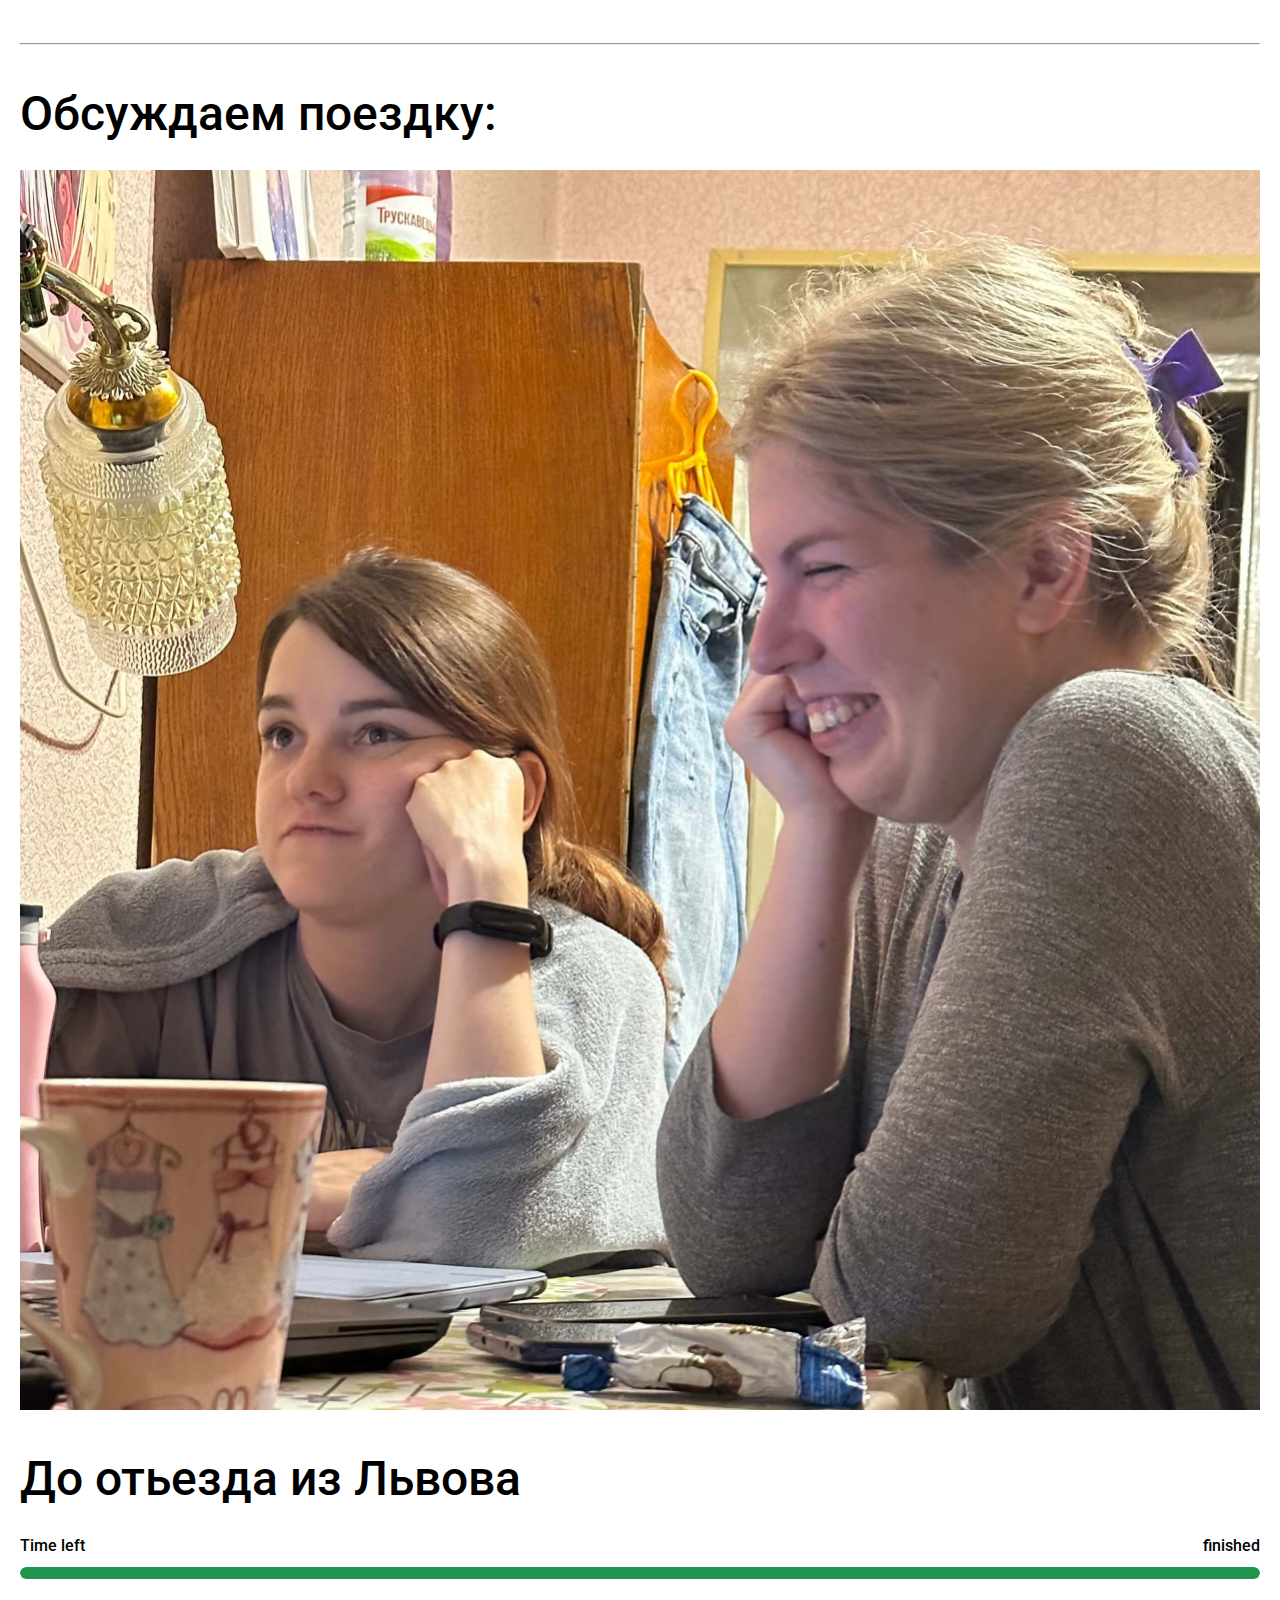
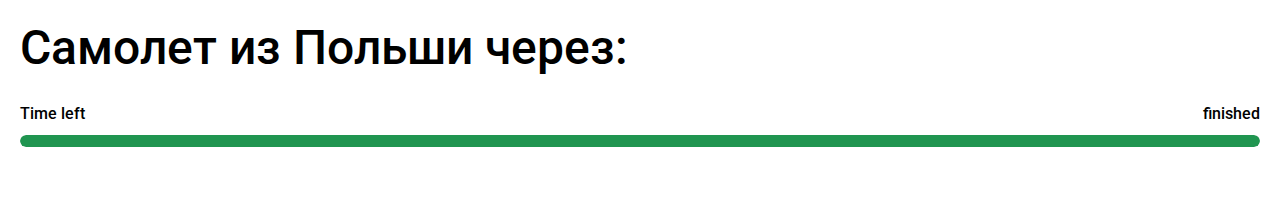
<file: index.html>
<!DOCTYPE html>
<html lang="en">

<head>
  <meta charset="UTF-8" />
  <meta http-equiv="X-UA-Compatible" content="IE=edge" />
  <meta name="viewport" content="width=device-width, initial-scale=1.0" />
  <link rel="preconnect" href="https://fonts.gstatic.com" />
  <link href="https://fonts.googleapis.com/css2?family=Roboto:wght@400;500&display=swap" rel="stylesheet" />
  <title>Girls Trip</title>

  <meta property="og:image" content="./img/1.jpeg">
  <meta name="twitter:image" content="./img/1.jpeg">
  <script src="https://cdn.aerisapi.com/sdk/js/latest/aerisweather.min.js"></script>
  <link rel="stylesheet" href="https://cdn.aerisapi.com/sdk/js/latest/aerisweather.css">

  <link rel="stylesheet" href="./styles.css">
  <script>
    const start = new Date(Date.UTC(2023, 6, 11, 17, 0, 0));
    const end = new Date(Date.UTC(2023, 6, 20, 16, 13, 0));
    const endAir = new Date(Date.UTC(2023, 6, 21, 4, 0, 0));
    const releaseNotes = [
    ];
  </script>
</head>

<body>
  <div class="maintenance">
    <div class="maintenance__content">
      <div id="weather"></div>

      <hr>

      <div class="maintenance__wrapper">
        <h2>Обсуждаем поездку:</h2>

        <div class="maintenance__imgs">
          <img src="./img/1.jpeg" alt="">
        </div>
      </div>

      <div class="maintenance__wrapper">
        <h2>До отьезда из Львова</h2>

        <div class="maintenance__countdown">
          Time left
          <span id="countdown"></span>
        </div>
        <div id="progress" class="maintenance__progress">
          <div id="progressBar" class="maintenance__progressBar"></div>
        </div>

      </div>
      <div class="maintenance__wrapper">
        <h2>Самолет из Польши через:</h2>

        <div class="maintenance__countdown">
          Time left
          <span id="countdownAir"></span>
        </div>
        <div id="progressAir" class="maintenance__progress">
          <div id="progressBarAir" class="maintenance__progressBar"></div>
        </div>
      </div>
    </div>

  </div>

  <script>
    const getProgressPercent = (startTime, endTime) => {
      const diff = Date.parse(endTime) - Date.parse(startTime);
      const totalTime = Math.ceil(diff / 1000);
      const diff2 = Date.parse(new Date()) - Date.parse(startTime);
      const runningTime = Math.ceil(diff2 / 1000);
      const percent = parseInt((runningTime / totalTime) * 100);

      if (percent >= 100) return "100%";

      return percent + "%";
    };

    const getTimeRemaining = (endTime) => {
      const t = Date.parse(endTime) - Date.parse(new Date());
      const seconds = Math.floor((t / 1000) % 60);
      const minutes = Math.floor((t / 1000 / 60) % 60);
      const hours = Math.floor((t / (1000 * 60 * 60)) % 24);
      const days = Math.floor(t / (1000 * 60 * 60 * 24));

      return {
        total: t,
        days: days,
        hours: hours,
        minutes: minutes,
        seconds: seconds,
      };
    };

    const initializeClock = (startTime, endTime) => {
      const countdown = document.querySelector("#countdown");
      const progressBar = document.querySelector("#progressBar");

      const updateClock = () => {
        const time = getTimeRemaining(endTime);
        const percent = getProgressPercent(startTime, endTime);

        countdown.innerHTML =
          ("0" + time.days) +
          "d : " +
          ("0" + time.hours).slice(-2) +
          "h : " +
          ("0" + time.minutes).slice(-2) +
          "m : " +
          ("0" + time.seconds).slice(-2) +
          "s";
        progressBar.style.width = percent;

        if (time.total <= 0) {
          countdown.innerHTML = "finished";
          clearInterval(timeInterval);
        }
      };

      updateClock();
      var timeInterval = setInterval(updateClock, 1000);
    };

    const initializeAirClock = (startTime, endTime) => {
      const countdown = document.querySelector("#countdownAir");
      const progressBar = document.querySelector("#progressBarAir");

      const updateClock = () => {
        const time = getTimeRemaining(endTime);
        const percent = getProgressPercent(startTime, endTime);

        countdown.innerHTML =
          ("0" + time.days) +
          "d : " +
          ("0" + time.hours).slice(-2) +
          "h : " +
          ("0" + time.minutes).slice(-2) +
          "m : " +
          ("0" + time.seconds).slice(-2) +
          "s";
        progressBar.style.width = percent;

        if (time.total <= 0) {
          countdown.innerHTML = "finished";
          clearInterval(timeInterval);
        }
      };

      updateClock();
      var timeInterval = setInterval(updateClock, 1000);
    };

    initializeClock(start, end);
    initializeAirClock(start, endAir);

    window.onload = function () {

      fetch('https://api.openweathermap.org/data/2.5/weather?q=Corfu&lang=ru&appid=7c97e8fad4900fac1fc228f5bd7d97d1&units=metric')
        .then(response => response.json())
        .then(data => {
          const weatherDiv = document.getElementById('weather');
          weatherDiv.innerHTML = `
          <p>Локация: ${data.name}</p>
          <p>Температура: ${data.main.temp}°C</p>
          <p>Ощущается как: ${data.main.feels_like}°C</p>
          <p>Погода: ${data.weather[0].description}</p>
        `;
        })
        .catch(error => {
          console.log(error);
        });

    };
  </script>
</body>

</html>
</file>
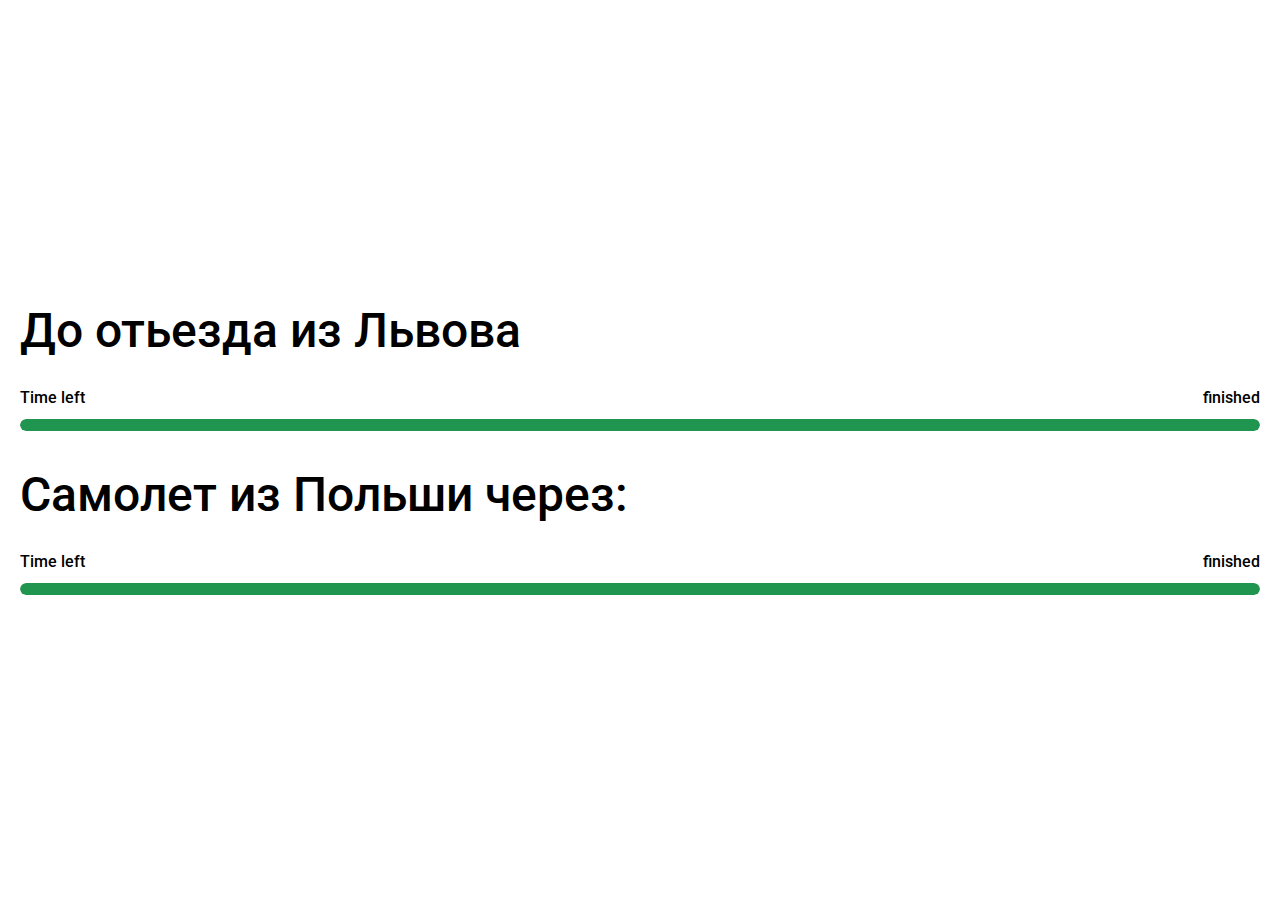
<file: countdown.html>
<!DOCTYPE html>
<html lang="en">

<head>
  <meta charset="UTF-8" />
  <meta http-equiv="X-UA-Compatible" content="IE=edge" />
  <meta name="viewport" content="width=device-width, initial-scale=1.0" />
  <link rel="preconnect" href="https://fonts.gstatic.com" />
  <link href="https://fonts.googleapis.com/css2?family=Roboto:wght@400;500&display=swap" rel="stylesheet" />
  <title>Countdown</title>
  <script>
    const start = new Date(Date.UTC(2023, 6, 12, 16, 30, 0));
    const end = new Date(Date.UTC(2023, 6, 20, 16, 13, 0));
    const endAir = new Date(Date.UTC(2023, 6, 21, 4, 0, 0));
    const releaseNotes = [
    ];
  </script>
  <style>
    * {
      box-sizing: border-box;
    }

    html {
      font-family: "Roboto", sans-serif;
    }

    body {
      margin: 0;
    }

    .maintenance {
      min-height: 100vh;
      margin: 0 auto;
      display: flex;
      gap: 30px;
      justify-content: center;
      align-items: center;
      flex-direction: column-reverse;
      padding: 35px 20px;
    }

    .maintenance__content {
      width: 100%;
    }

    .maintenance__wrapper h1 {
      font-size: 24px;
      font-weight: 500;
      line-height: 1.2;
      text-align: center;
      margin-bottom: 28px;
    }

    .maintenance__countdown {
      font-weight: 500;
      margin-bottom: 12px;
      display: flex;
      justify-content: space-between;
      font-size: 14px;
    }

    .maintenance__progress {
      display: block;
      height: 12px;
      width: 100%;
      overflow: hidden;
      margin-bottom: 35px;
      border-radius: 17px;
      background-color: #efefef;
    }

    .maintenance__progressBar {
      display: block;
      height: 100%;
      background-color: #209550;
      width: 0;
      border-radius: 17px;
      transition: width 0.2s;
    }

    @media screen and (min-width: 998px) {
      .maintenance {
        flex-direction: row;
      }

      .maintenance__wrapper h1 {
        font-size: 48px;
        text-align: left;
      }

      .maintenance__countdown {
        font-size: 16px;
      }

      .maintenance__list div {
        font-size: 20px;
      }
    }

    @media screen and (min-width: 1440px) {
      .maintenance__wrapper h1 {
        margin-bottom: 70px;
      }

      .maintenance__progress {
        margin-bottom: 60px;
      }
    }
  </style>
</head>

<body>
  <div class="maintenance">
    <div class="maintenance__content">
      <div class="maintenance__wrapper">
        <h1>До отьезда из Львова</h1>
        <div class="maintenance__countdown">
          Time left
          <span id="countdown"></span>
        </div>
        <div id="progress" class="maintenance__progress">
          <div id="progressBar" class="maintenance__progressBar"></div>
        </div>

      </div>
      <div class="maintenance__wrapper">
        <h1>Самолет из Польши через:</h1>
        <div class="maintenance__countdown">
          Time left
          <span id="countdownAir"></span>
        </div>
        <div id="progressAir" class="maintenance__progress">
          <div id="progressBarAir" class="maintenance__progressBar"></div>
        </div>
      </div>
    </div>

  </div>

  <script>
    const getProgressPercent = (startTime, endTime) => {
      const diff = Date.parse(endTime) - Date.parse(startTime);
      const totalTime = Math.ceil(diff / 1000);
      const diff2 = Date.parse(new Date()) - Date.parse(startTime);
      const runningTime = Math.ceil(diff2 / 1000);
      const percent = parseInt((runningTime / totalTime) * 100);

      if (percent >= 100) return "100%";

      return percent + "%";
    };

    const getTimeRemaining = (endTime) => {
      const t = Date.parse(endTime) - Date.parse(new Date());
      const seconds = Math.floor((t / 1000) % 60);
      const minutes = Math.floor((t / 1000 / 60) % 60);
      const hours = Math.floor((t / (1000 * 60 * 60)) % 24);
      const days = Math.floor(t / (1000 * 60 * 60 * 24));

      return {
        total: t,
        days: days,
        hours: hours,
        minutes: minutes,
        seconds: seconds,
      };
    };

    const initializeClock = (startTime, endTime) => {
      const countdown = document.querySelector("#countdown");
      const progressBar = document.querySelector("#progressBar");

      const updateClock = () => {
        const time = getTimeRemaining(endTime);
        const percent = getProgressPercent(startTime, endTime);

        countdown.innerHTML =
          ("0" + time.days) +
          "d : " +
          ("0" + time.hours).slice(-2) +
          "h : " +
          ("0" + time.minutes).slice(-2) +
          "m : " +
          ("0" + time.seconds).slice(-2) +
          "s";
        progressBar.style.width = percent;

        if (time.total <= 0) {
          countdown.innerHTML = "finished";
          clearInterval(timeInterval);
        }
      };

      updateClock();
      var timeInterval = setInterval(updateClock, 1000);
    };

    const initializeAirClock = (startTime, endTime) => {
      const countdown = document.querySelector("#countdownAir");
      const progressBar = document.querySelector("#progressBarAir");

      const updateClock = () => {
        const time = getTimeRemaining(endTime);
        const percent = getProgressPercent(startTime, endTime);

        countdown.innerHTML =
          ("0" + time.days) +
          "d : " +
          ("0" + time.hours).slice(-2) +
          "h : " +
          ("0" + time.minutes).slice(-2) +
          "m : " +
          ("0" + time.seconds).slice(-2) +
          "s";
        progressBar.style.width = percent;

        if (time.total <= 0) {
          countdown.innerHTML = "finished";
          clearInterval(timeInterval);
        }
      };

      updateClock();
      var timeInterval = setInterval(updateClock, 1000);
    };

    initializeClock(start, end);
    initializeAirClock(start, endAir);
  </script>
</body>

</html>
</file>
<file: styles.css>
* {
  box-sizing: border-box;
}

html {
  font-family: "Roboto", sans-serif;
}

body {
  margin: 0;
}

#weather > p {
  font-size: 20px;
  text-align: center;
  font-weight: 500;
}

.maintenance {
  min-height: 100vh;
  margin: 0 auto;
  display: flex;
  gap: 30px;
  justify-content: center;
  align-items: center;
  flex-direction: column-reverse;
  padding: 35px 20px;
}

.maintenance__imgs {
  display: flex;
}

.maintenance__imgs img {
  width: 100%;
  height: auto;
}

.maintenance__content {
  width: 100%;
}

.maintenance__wrapper h2 {
  font-size: 24px;
  font-weight: 500;
  line-height: 1.2;
  text-align: center;
  margin-bottom: 28px;
}

.maintenance__countdown {
  font-weight: 500;
  margin-bottom: 12px;
  display: flex;
  justify-content: space-between;
  font-size: 14px;
}

.maintenance__progress {
  display: block;
  height: 12px;
  width: 100%;
  overflow: hidden;
  margin-bottom: 35px;
  border-radius: 17px;
  background-color: #efefef;
}

.maintenance__progressBar {
  display: block;
  height: 100%;
  background-color: #209550;
  width: 0;
  border-radius: 17px;
  transition: width 0.2s;
}

@media screen and (min-width: 998px) {
  #weather > p {
    font-size: 30px;
    text-align: left;
  }

  .maintenance {
    flex-direction: row;
  }

  .maintenance__wrapper h2 {
    font-size: 48px;
    text-align: left;
  }

  .maintenance__countdown {
    font-size: 16px;
  }

  .maintenance__list div {
    font-size: 20px;
  }
}

@media screen and (min-width: 1440px) {
  .maintenance__wrapper h1 {
    margin-bottom: 70px;
  }

  .maintenance__progress {
    margin-bottom: 60px;
  }
}
</file>
